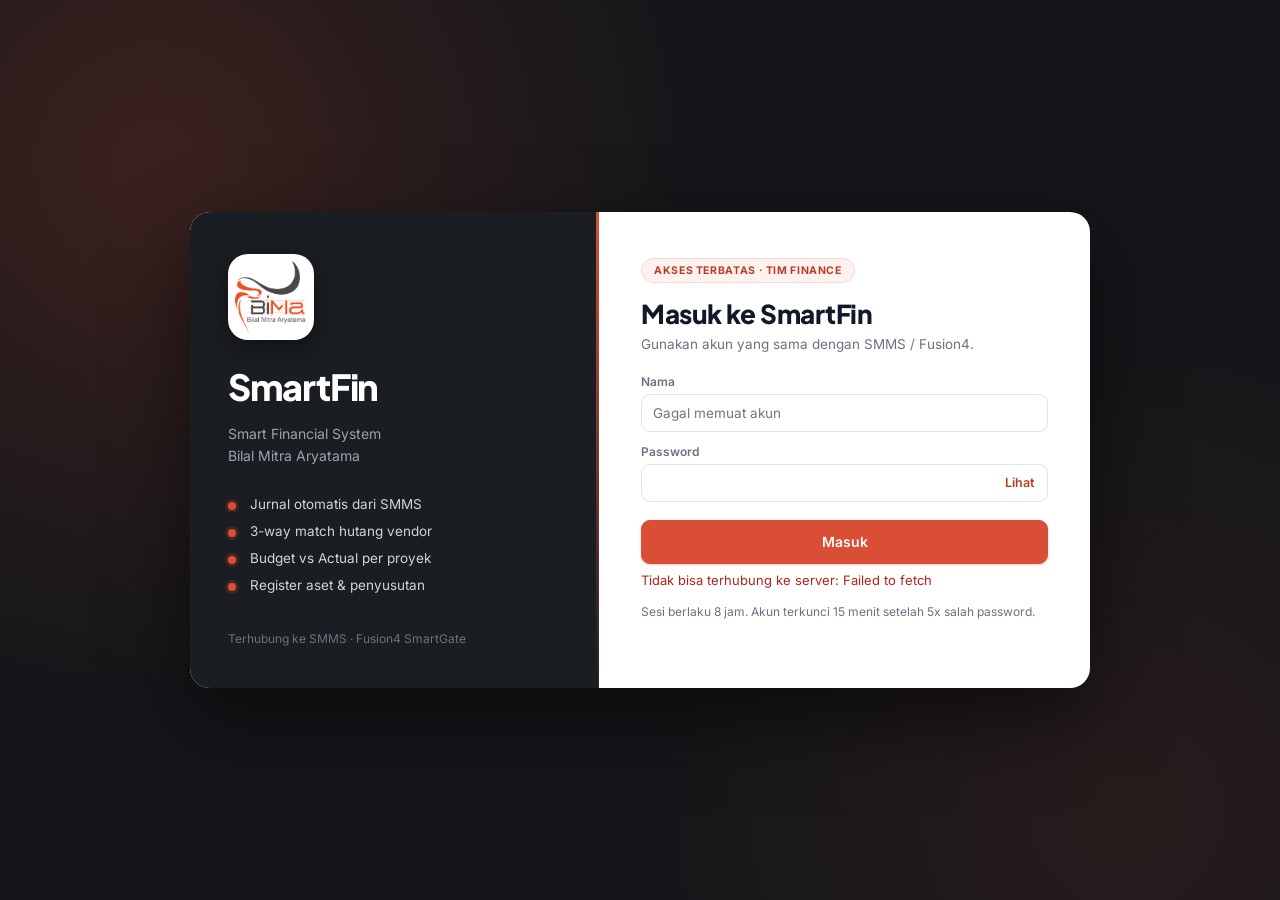
<file: index.html>
<!doctype html>
<html lang="id">
<head>
<meta charset="utf-8">
<meta name="viewport" content="width=device-width, initial-scale=1">
<title>SmartFin BIMA</title>
<link rel="icon" type="image/png" sizes="32x32" href="icons/favicon-32.png">
<link rel="icon" type="image/x-icon" href="icons/smartfin.ico">
<link rel="apple-touch-icon" href="icons/apple-touch-icon.png">
<link rel="manifest" href="manifest.webmanifest">
<meta name="theme-color" content="#D94E34">
<meta name="application-name" content="SmartFin">
<meta name="apple-mobile-web-app-title" content="SmartFin">
<link rel="preconnect" href="https://fonts.googleapis.com">
<link href="https://fonts.googleapis.com/css2?family=Inter:wght@400;500;600;700&family=Plus+Jakarta+Sans:wght@600;700;800&family=JetBrains+Mono:wght@400;500;600&display=swap" rel="stylesheet">
<link rel="stylesheet" href="style.css">
</head>
<body>

<!-- ============ LOGIN ============ -->
<div id="loginView" class="login-wrap">
  <div class="login-shell">
    <div class="login-brand">
      <div class="lb-logo"><img src="logo-bima.png" alt="Logo BIMA — Bilal Mitra Aryatama"></div>
      <div class="lb-title">SmartFin</div>
      <div class="lb-sub">Smart Financial System<br>Bilal Mitra Aryatama</div>
      <ul class="lb-points">
        <li>Jurnal otomatis dari SMMS</li>
        <li>3-way match hutang vendor</li>
        <li>Budget vs Actual per proyek</li>
        <li>Register aset &amp; penyusutan</li>
      </ul>
      <div class="lb-foot">Terhubung ke SMMS · Fusion4 SmartGate</div>
    </div>

    <form id="loginForm" class="login-form" autocomplete="off">
      <div class="lf-badge">Akses Terbatas · Tim Finance</div>
      <h1>Masuk ke SmartFin</h1>
      <p class="muted">Gunakan akun yang sama dengan SMMS / Fusion4.</p>

      <label for="loginSearch">Nama</label>
      <div class="combo" id="combo">
        <input id="loginSearch" type="text" role="combobox" aria-expanded="false" aria-controls="loginList"
               aria-autocomplete="list" placeholder="Ketik untuk mencari nama…" required>
        <ul id="loginList" role="listbox" hidden></ul>
      </div>
      <input type="hidden" id="loginUser">

      <label for="loginPass">Password</label>
      <div class="pass-wrap">
        <input id="loginPass" type="password" required>
        <button type="button" id="togglePass" class="pass-toggle" aria-label="Tampilkan password">Lihat</button>
      </div>

      <button type="submit" class="btn primary block" id="loginBtn">Masuk</button>
      <p id="loginMsg" class="error-text" role="alert"></p>
      <p class="lf-note">Sesi berlaku 8 jam. Akun terkunci 15 menit setelah 5x salah password.</p>
    </form>
  </div>
</div>

<!-- ============ APP ============ -->
<div id="appView" hidden>
  <header class="topbar">
    <div class="row-gap" style="gap:10px;flex-wrap:nowrap;min-width:0">
      <button type="button" class="menu-btn" id="menuBtn" aria-label="Buka menu"><svg fill="none" viewBox="0 0 24 24" stroke-width="1.6" stroke="currentColor" aria-hidden="true"><path stroke-linecap="round" stroke-linejoin="round" d="M3.75 6.75h16.5M3.75 12h16.5m-16.5 5.25h16.5"/></svg></button>
      <a href="#dashboard" class="brand">
        <span class="brand-logo"><img src="logo-bima.png" alt="Logo BIMA — Bilal Mitra Aryatama"></span>
        <span><span class="brand-title">SmartFin</span><span class="brand-sub">Smart Financial System · Bilal Mitra Aryatama</span></span>
      </a>
    </div>
    <div class="top-right">
      <button type="button" class="search-trigger" id="cmdBtn" aria-label="Cari menu">
        <span><svg fill="none" viewBox="0 0 24 24" stroke-width="1.6" stroke="currentColor" aria-hidden="true"><path stroke-linecap="round" stroke-linejoin="round" d="m21 21-5.197-5.197m0 0A7.5 7.5 0 1 0 5.196 5.196a7.5 7.5 0 0 0 10.607 10.607Z"/></svg><span class="st-text">Cari menu…</span></span><kbd>Ctrl K</kbd>
      </button>
      <div class="top-div"></div>
      <div class="profile" id="profile">
        <button type="button" class="profile-pill" id="profileBtn" aria-haspopup="menu" aria-expanded="false">
          <span class="avatar" id="userAvatar"></span>
          <span class="p-name"><b id="userName" style="font-weight:600"></b> <span class="role" id="userRole"></span></span>
          <svg fill="none" viewBox="0 0 24 24" stroke-width="1.6" stroke="currentColor" aria-hidden="true"><path stroke-linecap="round" stroke-linejoin="round" d="m19.5 8.25-7.5 7.5-7.5-7.5"/></svg>
        </button>
        <div class="profile-menu" id="profileMenu" role="menu" hidden>
          <div class="pm-head"><b id="pmName"></b><span>Bilal Mitra Aryatama</span></div>
          <div class="pm-codes" id="pmCodes"></div>
          <button type="button" id="logoutBtn" role="menuitem"><svg fill="none" viewBox="0 0 24 24" stroke-width="1.6" stroke="currentColor" aria-hidden="true"><path stroke-linecap="round" stroke-linejoin="round" d="M15.75 9V5.25A2.25 2.25 0 0 0 13.5 3h-6a2.25 2.25 0 0 0-2.25 2.25v13.5A2.25 2.25 0 0 0 7.5 21h6a2.25 2.25 0 0 0 2.25-2.25V15m3 0 3-3m0 0-3-3m3 3H9"/></svg>Keluar</button>
        </div>
      </div>
    </div>
  </header>

  <div class="layout">
    <div class="side-backdrop" id="sideBackdrop"></div>
    <aside class="side" id="side">
      <nav id="nav"></nav>
      <div class="side-foot"><span class="dot"></span><div><small>Terhubung ke</small><b>SMMS · Fusion4 SmartGate</b></div></div>
    </aside>

    <main id="main">

      <!-- DASHBOARD -->
      <section id="page-dashboard" class="page">
        <div class="page-head">
          <div><h1>Dashboard Keuangan</h1><div class="live" id="dashTime"></div></div>
          <button type="button" class="btn ghost" data-refresh="dashboard">Muat ulang</button>
        </div>
        <div class="kpis" id="kpis"></div>
        <div class="actions3" id="dashActions"></div>
        <div class="grid2">
          <div class="card panel">
            <div class="card-head"><div><h2>Budget vs Actual per Proyek</h2><p>Komitmen = PO terbit · Realisasi = material diserahkan ke end user</p></div>
              <div class="seg" id="bvaSeg"><button type="button" data-unit="jt" class="on">Ringkas (jt)</button><button type="button" data-unit="rp">Penuh (Rp)</button></div></div>
            <div class="scroll"><table id="dashBva"></table></div>
            <div class="panel-foot" id="dashBvaFoot"></div>
          </div>
          <div class="card panel">
            <div class="card-head"><div><h2>Jurnal Draft Terbaru</h2><p>Menunggu review &amp; posting</p></div><a href="#jurnal">Lihat semua →</a></div>
            <div class="scroll"><table id="dashDraft"></table></div>
          </div>
        </div>
        <div class="grid2">
          <div class="card panel"><div class="card-head"><div><h2>Pembayaran Mendatang</h2><p>Jadwal bayar vendor terdekat</p></div><a href="#bayar">Buka Pembayaran →</a></div>
            <div class="scroll"><table id="dashPay"></table></div></div>
          <div class="card panel"><div class="card-head"><div><h2>Status 3-Way Match</h2><p>Baris PO · PO ↔ penerimaan ↔ invoice</p></div></div><div id="dashMatch" class="chips" style="padding:18px 20px"></div></div>
        </div>
      </section>

      <!-- AP -->
      <section id="page-ap" class="page" hidden>
        <div class="page-head">
          <div><h1>Hutang Vendor</h1><p class="muted">Cocokkan PO, penerimaan barang, dan invoice vendor.</p></div>
          <div class="row-gap"><button type="button" class="btn ghost" data-refresh="ap">Muat ulang</button>
          <button type="button" class="btn primary" id="newInvoiceBtn">+ Input Invoice</button></div>
        </div>
        <div class="card"><div class="card-head"><h2>Invoice Vendor</h2></div><div class="scroll"><table id="invTable"></table></div></div>
        <div class="card"><div class="card-head"><h2>Baris PO & 3-Way Match</h2></div><div class="scroll"><table id="poTable"></table></div></div>
      </section>


      <!-- PEMBAYARAN -->
      <section id="page-bayar" class="page" hidden>
        <div class="page-head">
          <div><h1>Pembayaran Vendor</h1><p class="muted">Jadwal dibuat otomatis dari termin RFQ. Alur: disetujui pemegang APY, lalu ditandai lunas.</p></div>
          <div class="row-gap">
            <label class="sr-only" for="payFilter">Filter</label>
            <select id="payFilter"><option value="OPEN">Belum lunas</option><option value="PAID">Sudah lunas</option><option value="ALL">Semua</option></select>
            <button type="button" class="btn ghost" data-refresh="bayar">Muat ulang</button>
          </div>
        </div>
        <div class="kpis" id="payKpis"></div>
        <div class="card"><div class="card-head"><h2>Jadwal Pembayaran</h2></div><div class="scroll"><table id="payTable"></table></div></div>
      </section>

      <!-- BANK -->
      <section id="page-bank" class="page" hidden>
        <div class="page-head">
          <div><h1>Bank</h1><p class="muted">Rekening, saldo, saldo awal, mutasi, dan rekonsiliasi. Diinput FIN-AP, disetujui PJ (cukup FIN-AP atau FIN-JV + PJ).</p></div>
          <div class="row-gap"><button type="button" class="btn ghost" data-refresh="bank">Muat ulang</button></div>
        </div>
        <div class="kpis" id="bankKpis"></div>
        <div class="grid2">
          <div class="card"><div class="card-head"><h2>Rekening Bank</h2></div><div class="scroll"><table id="bankTable"></table></div></div>
          <form class="card" id="bankForm">
            <div class="card-head"><h2>Tambah Rekening</h2></div>
            <div class="row2">
              <div><label for="bkName">Nama bank</label><input id="bkName" placeholder="mis. Bank Mandiri" required></div>
              <div><label for="bkLabel">Label rekening</label><input id="bkLabel" placeholder="mis. Mandiri Operasional" required></div>
            </div>
            <label for="bkLast4">4 digit terakhir no. rekening (opsional)</label>
            <input id="bkLast4" inputmode="numeric" maxlength="4" pattern="[0-9]{4}">
            <p class="muted small">Tiap rekening otomatis dibuatkan sub-akun bank di COA (1-12xx).</p>
            <button type="submit" class="btn primary">Simpan Rekening</button>
          </form>
        </div>
        <div class="card">
          <div class="card-head"><h2>Saldo Awal &amp; Mutasi Bank</h2>
            <div class="row-gap">
              <button type="button" class="btn ghost small" id="newOpeningBtn">+ Saldo awal</button>
              <button type="button" class="btn ghost small" id="newBankTxnBtn">+ Mutasi</button>
              <select id="btxFilter" aria-label="Filter mutasi"><option value="OPEN">Menunggu PJ</option><option value="ALL">Semua (1 tahun)</option></select>
            </div></div>
          <p class="small muted">Saldo awal (tanggal cut-off diisi manual), biaya admin, bunga, pajak bunga, transfer antar rekening, dan mutasi lain. Diinput FIN-AP, disetujui PJ; jurnal langsung terposting.</p>
          <div class="scroll"><table id="btxTable"></table></div>
        </div>
        <div class="card">
          <div class="card-head"><h2>Rekonsiliasi Bank</h2><button type="button" class="btn ghost small" id="newReconBtn">+ Rekonsiliasi</button></div>
          <p class="small muted">Isi saldo rekening koran per tanggal; selisih dengan saldo SmartFin dihitung otomatis. Disetujui PJ (selisih harus 0 atau diberi penjelasan).</p>
          <div class="scroll"><table id="reconTable"></table></div>
        </div>
      </section>

      <!-- PIUTANG KLIEN (AR) -->
      <section id="page-ar" class="page" hidden>
        <div class="page-head">
          <div><h1>Piutang Klien</h1><p class="muted">Tagihan ke klien dari SMS yang sudah approved atau input manual, retensi, PPN/PPh, dan penerimaan uang. Diinput FIN-AR, disetujui PJ proyek.</p></div>
          <div class="row-gap">
            <button type="button" class="btn ghost" data-refresh="ar">Muat ulang</button>
            <button type="button" class="btn ghost" id="newRetBtn">+ Pencairan retensi</button>
            <button type="button" class="btn primary" id="newArBtn">+ Invoice klien</button>
          </div>
        </div>
        <div class="kpis" id="arKpis"></div>
        <div class="card panel">
          <div class="card-head"><div><h2>Invoice Klien</h2><p>Draft &amp; penerimaan menunggu PJ tampil paling atas</p></div>
            <select id="arFilter" aria-label="Filter invoice"><option value="OPEN">Belum lunas</option><option value="ALL">Semua (1 tahun)</option></select></div>
          <div class="scroll"><table id="arTable"></table></div>
        </div>
        <div class="card panel">
          <div class="card-head"><div><h2>SMS Siap Ditagih</h2><p>SMS berstatus APPROVED di SMMS yang belum masuk invoice</p></div></div>
          <div class="scroll"><table id="arSmsTable"></table></div>
        </div>
      </section>

      <!-- PAYROLL -->
      <section id="page-payroll" class="page" hidden>
        <div class="page-head">
          <div><h1>Payroll</h1><p class="muted">Jurnal gaji dari Proses Payroll Bulanan Fusion4, alokasi biaya ke proyek, dan pembayaran gaji / BPJS / PPh 21. Diinput FIN-PR, jurnal diposting PJ, pembayaran disetujui APY.</p></div>
          <div class="row-gap">
            <select id="prPeriod" aria-label="Periode payroll"></select>
            <button type="button" class="btn ghost" data-refresh="payroll">Muat ulang</button>
          </div>
        </div>
        <div class="kpis" id="prKpis"></div>
        <div class="card" id="prJournalCard"></div>
        <div class="grid2">
          <div class="card panel"><div class="card-head"><div><h2>Biaya per Proyek</h2><p>Gaji bruto + BPJS perusahaan setelah alokasi</p></div></div>
            <div class="scroll"><table id="prProjTable"></table></div></div>
          <div class="card panel"><div class="card-head"><div><h2>Rancangan Jurnal</h2><p>Diringkas per akun &amp; proyek, tanpa nama karyawan</p></div></div>
            <div class="scroll"><table id="prLines"></table></div></div>
        </div>
        <div class="card panel">
          <div class="card-head"><div><h2>Pembayaran Gaji, BPJS &amp; PPh 21</h2><p>Bisa dibayar setelah jurnal payroll diposting PJ</p></div></div>
          <div class="scroll"><table id="prOwed"></table></div>
          <div class="scroll"><table id="prPayTable"></table></div>
        </div>
        <div class="card panel" id="prEmpCard">
          <div class="card-head"><div><h2>Karyawan &amp; Alokasi Proyek</h2><p>Default ke proyek internal sesuai divisi. Klik "Atur" untuk membagi ke proyek klien.</p></div>
            <input id="prSearch" type="search" placeholder="Cari nama / divisi…" style="width:220px"></div>
          <div class="scroll"><table id="prEmpTable"></table></div>
        </div>
      </section>

      <!-- PAJAK -->
      <section id="page-pajak" class="page" hidden>
        <div class="page-head">
          <div><h1>Rekap Pajak</h1><p class="muted">Rekap per masa pajak dari transaksi SmartFin, bahan lapor SPT. Masa PPN mengikuti tanggal faktur pajak. Bukan file impor Coretax / e-Faktur / e-Bupot.</p></div>
          <div class="row-gap">
            <label class="sr-only" for="taxPeriod">Masa pajak</label><input type="month" id="taxPeriod">
            <button type="button" class="btn ghost" data-refresh="pajak">Tampilkan</button>
            <button type="button" class="btn primary" id="taxExport">Ekspor Excel</button>
          </div>
        </div>
        <div class="kpis" id="taxKpis"></div>
        <div id="taxNote"></div>
        <div class="card panel"><div class="card-head"><div><h2>PPN Keluaran</h2><p>Invoice klien PPN dipungut BIMA &amp; penjualan aset</p></div></div><div class="scroll"><table id="taxOut"></table></div></div>
        <div class="card panel"><div class="card-head"><div><h2>PPN Masukan</h2><p>Invoice vendor, nota kas, pengeluaran langsung yang ada PPN</p></div></div><div class="scroll"><table id="taxIn"></table></div></div>
        <div class="card panel"><div class="card-head"><div><h2>PPN Dipungut Klien (WAPU)</h2><p>Informasi faktur; PPN disetor langsung oleh klien</p></div></div><div class="scroll"><table id="taxWapu"></table></div></div>
        <div class="grid2">
          <div class="card panel"><div class="card-head"><div><h2>PPh 21</h2><p>Dari payroll Fusion4 masa ini</p></div></div><div id="taxPph21" style="padding:16px 20px"></div></div>
          <div class="card panel"><div class="card-head"><div><h2>Saldo Akun Pajak</h2><p>Per akhir masa, jurnal POSTED</p></div></div><div class="scroll"><table id="taxBal"></table></div></div>
        </div>
        <div class="card panel"><div class="card-head"><div><h2>PPh 23 Dipotong BIMA</h2><p>Dari pembayaran ke vendor jasa — bahan bukti potong</p></div></div><div class="scroll"><table id="taxPph23"></table></div></div>
        <div class="card panel"><div class="card-head"><div><h2>PPh Dipotong Klien</h2><p>PPh 23 (kredit pajak) dan PPh 4(2) final dari penerimaan invoice klien</p></div></div><div class="scroll"><table id="taxClient"></table></div></div>
        <div class="card panel" id="taxBankCard"><div class="card-head"><div><h2>PPh Final Bunga Bank</h2><p>Dipotong bank</p></div></div><div class="scroll"><table id="taxBank"></table></div></div>
      </section>

      <section id="page-panduan" class="page" hidden>
        <div class="page-head">
          <div><h1>Alur &amp; Panduan</h1><p class="muted">Gambaran alur SmartFin: sumber data, modul, jurnal otomatis, buku besar, sampai laporan. Lampiran Guideline Book v1.3.</p></div>
          <div class="row-gap">
            <a class="btn ghost" href="assets/alur-sistem.png" target="_blank" rel="noopener">Buka ukuran penuh</a>
            <a class="btn primary" href="https://drive.google.com/file/d/19OeQYj_OEMZVbgWDLflqaghcA8JPs73M/view" target="_blank" rel="noopener" title="Guideline Book di Google Drive">Guideline Book (PDF)</a>
          </div>
        </div>
        <div class="card panel">
          <div class="card-head"><div><h2>Alur sistem SmartFin</h2><p>Chip abu-abu = kode PIC (menu yang terlihat), chip merah = kode Author (penyetuju). Kotak garis putus-putus = rencana.</p></div></div>
          <div class="scroll flow-wrap"><a href="assets/alur-sistem.png" target="_blank" rel="noopener" title="Buka ukuran penuh"><img class="flow-img" src="assets/alur-sistem.png" alt="Diagram alur sistem SmartFin BIMA: sumber data SMMS, SMMS Operasional, Fusion4 dan input manual Finance masuk ke 8 modul SmartFin, lalu ke mesin jurnal otomatis (langsung POSTED atau DRAFT diposting PJ), General Ledger, dan output laporan keuangan, rekap pajak, dashboard" loading="lazy" width="3200" height="2000"></a></div>
        </div>
      </section>

      <!-- PENDANAAN -->
      <section id="page-dana" class="page" hidden>
        <div class="page-head">
          <div><h1>Pendanaan</h1><p class="muted">Pinjaman bank &amp; non-bank (modal kerja, leasing): register, pencairan, jadwal &amp; pembayaran angsuran. Bunga dibebankan ke kode proyek pinjaman. Input FIN-AP; register &amp; pencairan disetujui PJ, angsuran disetujui APY.</p></div>
          <div class="row-gap">
            <button type="button" class="btn ghost" data-refresh="dana">Muat ulang</button>
            <button type="button" class="btn primary" id="newLoanBtn">+ Pinjaman</button>
          </div>
        </div>
        <div class="kpis" id="danaKpis"></div>
        <div class="card panel">
          <div class="card-head"><div><h2>Daftar Pinjaman</h2><p>Draft &amp; transaksi menunggu persetujuan tampil di bawah tiap pinjaman</p></div>
            <select id="danaFilter" aria-label="Filter pinjaman"><option value="OPEN">Aktif &amp; draft</option><option value="ALL">Semua</option></select></div>
          <div class="scroll"><table id="danaTable"></table></div>
        </div>
      </section>

      <!-- KAS & KASBON -->
      <section id="page-kas" class="page" hidden>
        <div class="page-head">
          <div><h1>Kas &amp; Kasbon</h1><p class="muted">Petty cash site, pengeluaran tanpa PO, dan kasbon karyawan. Nota disetujui APC, uang keluar dari bank disetujui APY.</p></div>
          <div class="row-gap">
            <button type="button" class="btn ghost" id="newKasbonBtn">+ Kasbon</button>
            <button type="button" class="btn ghost" id="newDirectBtn" hidden>+ Pengeluaran langsung</button>
            <button type="button" class="btn ghost" id="newFundBtn" hidden>+ Kas site</button>
            <button type="button" class="btn ghost" data-refresh="kas">Muat ulang</button>
          </div>
        </div>
        <div class="kpis" id="kasKpis"></div>
        <div class="card"><div class="card-head"><h2>Kas Site</h2><span class="small muted">Saldo dari jurnal · plafon &amp; batas per nota diatur finance HO</span></div><div class="scroll"><table id="fundTable"></table></div></div>
        <div class="card"><div class="card-head"><h2>Nota</h2>
            <select id="notaFilter" aria-label="Filter nota"><option value="OPEN">Menunggu approval</option><option value="ALL">Semua (120 hari)</option></select></div>
          <div class="scroll"><table id="notaTable"></table></div></div>
        <div class="card"><div class="card-head"><h2>Pengajuan Uang Keluar</h2>
            <select id="reqFilter" aria-label="Filter pengajuan"><option value="OPEN">Belum selesai</option><option value="ALL">Semua</option></select></div>
          <div class="scroll"><table id="reqTable"></table></div></div>
      </section>

      <!-- LAPORAN -->
      <section id="page-laporan" class="page" hidden>
        <div class="page-head">
          <div><h1>Laporan Keuangan</h1><p class="muted">Dihitung langsung dari jurnal. Klik akun untuk buku besar, klik baris buku besar untuk jurnalnya.</p></div>
          <div class="row-gap"><button type="button" class="btn ghost" id="rptExport">Ekspor Excel</button></div>
        </div>
        <div class="card rpt-filter">
          <div class="rpt-tabs" role="tablist">
            <button type="button" role="tab" data-rpt="TB" class="active">Neraca Saldo</button>
            <button type="button" role="tab" data-rpt="GL">Buku Besar</button>
            <button type="button" role="tab" data-rpt="PL">Laba Rugi</button>
            <button type="button" role="tab" data-rpt="BS">Neraca</button>
            <button type="button" role="tab" data-rpt="CF">Arus Kas</button>
          </div>
          <div class="rpt-controls">
            <div><label for="rptFrom">Dari</label><input type="date" id="rptFrom"></div>
            <div><label for="rptTo">Sampai</label><input type="date" id="rptTo"></div>
            <div><label for="rptProject">Proyek</label><select id="rptProject"><option value="">Semua proyek</option></select></div>
            <div id="rptAccWrap" hidden><label for="rptAccount">Akun</label><select id="rptAccount"></select></div>
            <label class="rpt-check"><input type="checkbox" id="rptDraft" checked> Termasuk jurnal DRAFT</label>
            <button type="button" class="btn primary" id="rptRun">Tampilkan</button>
          </div>
        </div>
        <div class="card" id="rptCard"><div id="rptBody"><p class="muted">Pilih laporan lalu klik Tampilkan.</p></div></div>
      </section>

      <!-- JURNAL -->
      <section id="page-jurnal" class="page" hidden>
        <div class="page-head">
          <div><h1>Jurnal</h1><p class="muted">Jurnal otomatis dari SMMS masuk sebagai DRAFT dan diposting oleh pemegang approval PJ.</p></div>
          <div class="row-gap">
            <label class="sr-only" for="jvStatus">Status</label>
            <select id="jvStatus"><option value="DRAFT">Draft</option><option value="POSTED">Posted</option><option value="ALL">Semua</option></select>
            <button type="button" class="btn ghost" data-refresh="jurnal">Muat ulang</button>
          </div>
        </div>
        <div id="jvList"></div>
      </section>

      <!-- BUDGET -->
      <section id="page-budget" class="page" hidden>
        <div class="page-head"><div><h1>Budget vs Actual</h1><p class="muted">RAB biaya per proyek dibandingkan komitmen PO dan realisasi.</p></div>
          <button type="button" class="btn ghost" data-refresh="budget">Muat ulang</button></div>
        <div class="card"><div class="card-head"><h2>Ringkasan per Proyek</h2></div><div class="scroll"><table id="bvaTable"></table></div></div>
        <div class="grid2">
          <form class="card" id="budgetForm">
            <div class="card-head"><h2>Input / Revisi RAB</h2></div>
            <label for="bProject">Proyek</label><select id="bProject" required></select>
            <label for="bCat">Kategori biaya</label>
            <select id="bCat" required>
              <option>MATERIAL</option><option>CONSUMABLE</option><option>TOOLS</option><option>HEAVY_EQUIPMENT</option>
              <option>SERVICE</option><option>MANPOWER</option><option>PETTY_CASH</option><option>OVERHEAD</option><option>OTHER</option>
            </select>
            <div class="row2">
              <div><label for="bAmount">Nilai (Rp)</label><input id="bAmount" inputmode="numeric" required></div>
              <div><label for="bRev">Revisi</label><input id="bRev" value="R0"></div>
            </div>
            <label for="bNotes">Catatan</label><input id="bNotes">
            <button type="submit" class="btn primary">Simpan RAB</button>
          </form>
          <div class="card"><div class="card-head"><h2>Daftar RAB</h2></div><div class="scroll"><table id="budgetTable"></table></div></div>
        </div>
      </section>

      <!-- ASET -->
      <section id="page-aset" class="page" hidden>
        <div class="page-head"><div><h1>Aset Tetap</h1><p class="muted" id="capInfo"></p></div>
          <div class="row-gap">
            <label class="sr-only" for="depPeriod">Periode</label><input type="month" id="depPeriod">
            <button type="button" class="btn primary" id="runDepBtn">Jalankan Penyusutan</button>
            <button type="button" class="btn ghost" data-refresh="aset">Muat ulang</button>
          </div></div>
        <div class="card"><div class="scroll"><table id="assetTable"></table></div></div>
        <div class="card panel">
          <div class="card-head"><div><h2>Pelepasan Aset</h2><p>Aset dijual atau dihapus (rusak / hilang). Diajukan FIN-AST, disetujui PJ proyek; jurnal laba/rugi langsung terposting.</p></div></div>
          <div class="scroll"><table id="dispTable"></table></div>
        </div>
      </section>
    </main>
  </div>
</div>

<!-- ============ DIALOGS ============ -->
<dialog id="invDialog">
  <form id="invForm" method="dialog">
    <h2>Input Invoice Vendor</h2>
    <label for="iPo">Purchase Order</label><select id="iPo" required></select>
    <div class="row2">
      <div><label for="iNo">No. Invoice</label><input id="iNo" required></div>
      <div><label for="iFaktur">No. Faktur Pajak</label><input id="iFaktur"></div>
    </div>
    <div class="row2">
      <div><label for="iDate">Tanggal Invoice</label><input type="date" id="iDate" required></div>
      <div><label for="iDue">Jatuh Tempo</label><input type="date" id="iDue"></div>
    </div>
    <div class="scroll"><table id="iLines"></table></div>
    <div class="charge-box" id="iChargeBox">
      <div class="small muted" id="iTermInfo"></div>
      <div class="row2">
        <div><label for="iMob">Biaya mobilisasi (Rp)</label><input id="iMob" inputmode="numeric" value="0"></div>
        <div><label for="iOth">Biaya jasa lain (Rp)</label><input id="iOth" inputmode="numeric" value="0"></div>
      </div>
    </div>
    <div class="doc-box">
      <div class="doc-box-head"><b>Lampiran dokumen</b><span class="small muted">PO/SO, surat jalan &amp; bukti terima otomatis diambil dari SMMS</span></div>
      <div id="iDocs"></div>
    </div>
    <div class="row2">
      <div><label class="check"><input type="checkbox" id="iPpn"> PPN 11%</label></div>
      <div><label for="iPph">PPh 23 (Rp, untuk jasa)</label><input id="iPph" inputmode="numeric" value="0"></div>
    </div>
    <p class="total-line">Total: <b id="iTotal">Rp 0</b></p>
    <p id="invMsg" class="error-text" role="alert"></p>
    <div class="dialog-actions">
      <button type="button" class="btn ghost" id="invCancel">Batal</button>
      <button type="submit" class="btn primary" value="save">Simpan Invoice</button>
    </div>
  </form>
</dialog>

<dialog id="assetDialog">
  <form id="assetForm" method="dialog">
    <h2 id="aTitle">Lengkapi Aset</h2>
    <p class="muted small" id="aInfo"></p>
    <label for="aCat">Kategori</label><select id="aCat"></select>
    <div class="row2">
      <div><label for="aLife">Umur manfaat (bulan)</label><input id="aLife" type="number" min="1"></div>
      <div><label for="aResidual">Nilai sisa (Rp)</label><input id="aResidual" inputmode="numeric"></div>
    </div>
    <div class="row2">
      <div><label for="aMethod">Metode</label>
        <select id="aMethod"><option value="">(ikut kategori)</option><option value="STRAIGHT_LINE">Garis lurus</option><option value="DECLINING_BALANCE">Saldo menurun</option></select></div>
      <div><label for="aCond">Kondisi</label><input id="aCond"></div>
    </div>
    <label for="aLoc">Lokasi</label><input id="aLoc">
    <p id="assetMsg" class="error-text" role="alert"></p>
    <div class="dialog-actions">
      <button type="button" class="btn ghost" id="assetCancel">Batal</button>
      <button type="submit" class="btn primary" value="save">Simpan</button>
    </div>
  </form>
</dialog>

<dialog id="payDialog">
  <form id="payForm" method="dialog">
    <h2>Tandai Lunas</h2>
    <p class="muted small" id="payInfo"></p>
    <label for="pBank">Dibayar dari rekening</label><select id="pBank" required></select>
    <div class="row2">
      <div><label for="pDate">Tanggal bayar</label><input type="date" id="pDate" required></div>
      <div><label for="pAmount">Nilai dibayar (Rp)</label><input id="pAmount" inputmode="numeric" required></div>
    </div>
    <label for="pRef">No. bukti transfer</label><input id="pRef">
    <p class="muted small">Kalau dibayar sebagian, sisanya otomatis jadi jadwal baru.</p>
    <p id="payMsg" class="error-text" role="alert"></p>
    <div class="dialog-actions">
      <button type="button" class="btn ghost" id="payCancel">Batal</button>
      <button type="submit" class="btn primary" value="save">Simpan Pembayaran</button>
    </div>
  </form>
</dialog>

<dialog id="cashDialog">
  <form id="cashForm" method="dialog">
    <h2 id="cashTitle"></h2>
    <p class="muted small" id="cashInfo"></p>
    <div id="cashFields"></div>
    <p id="cashMsg" class="error-text" role="alert"></p>
    <div class="dialog-actions">
      <button type="button" class="btn ghost" id="cashCancel">Batal</button>
      <button type="submit" class="btn primary" id="cashSubmit">Simpan</button>
    </div>
  </form>
</dialog>

<dialog id="docDialog">
  <div class="dlg">
    <h2 id="docTitle">Checklist Dokumen</h2>
    <p class="muted small" id="docInfo"></p>
    <div id="docList"></div>
    <p id="docMsg" class="error-text" role="alert"></p>
    <div class="dialog-actions"><button type="button" class="btn ghost" id="docClose">Tutup</button></div>
  </div>
</dialog>

<dialog id="cmdDialog" class="cmd" aria-label="Cari menu">
  <div class="cmd-input"><svg fill="none" viewBox="0 0 24 24" stroke-width="1.6" stroke="currentColor" aria-hidden="true"><path stroke-linecap="round" stroke-linejoin="round" d="m21 21-5.197-5.197m0 0A7.5 7.5 0 1 0 5.196 5.196a7.5 7.5 0 0 0 10.607 10.607Z"/></svg><input id="cmdInput" type="text" placeholder="Ketik nama menu… (mis. bank, laporan)" autocomplete="off"></div>
  <div class="cmd-list" id="cmdList"></div>
  <div class="cmd-foot"><span><kbd>↑</kbd> <kbd>↓</kbd> pilih</span><span><kbd>Enter</kbd> buka</span><span><kbd>Esc</kbd> tutup</span></div>
</dialog>
<div id="toast" role="status" aria-live="polite"></div>

<script src="app.js"></script>
</body>
</html>
</file>
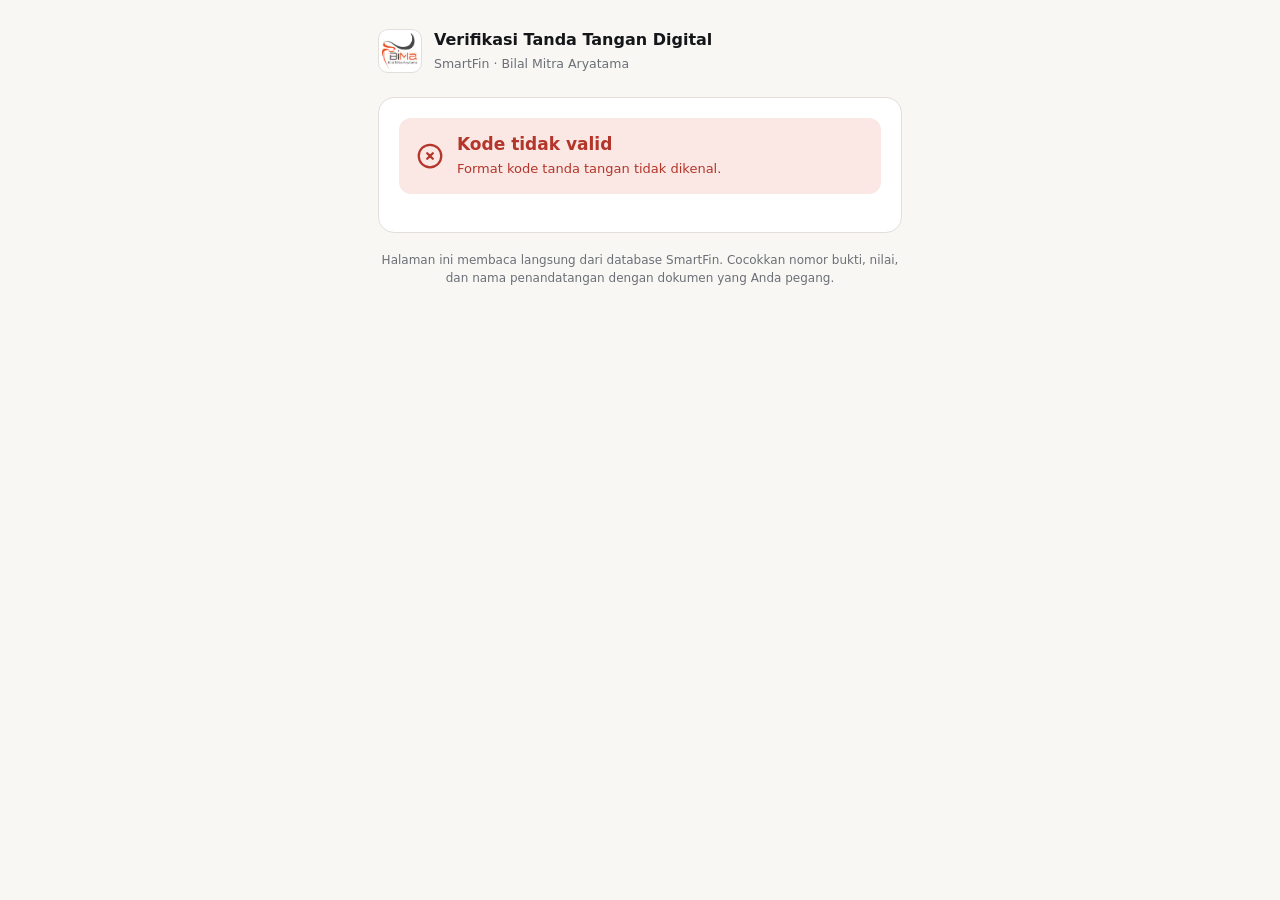
<file: verifikasi.html>
<!DOCTYPE html>
<html lang="id">
<head>
<meta charset="utf-8">
<meta name="viewport" content="width=device-width, initial-scale=1">
<title>Verifikasi Tanda Tangan · SmartFin BIMA</title>
<meta name="robots" content="noindex">
<link rel="icon" href="icons/favicon-32.png">
<style>
:root{--ink:#141619;--muted:#6B6F76;--line:#E2DFD8;--canvas:#F8F7F4;--brand:#D94E34;--ok:#2F8A4E;--okbg:#E3F4E8;--bad:#B4352A;--badbg:#FBE7E4;--warnbg:#FFF4DC;--warn:#9A6B00}
*{box-sizing:border-box}
body{margin:0;background:var(--canvas);color:var(--ink);font:15px/1.5 Inter,system-ui,-apple-system,"Segoe UI",sans-serif}
.wrap{max-width:560px;margin:0 auto;padding:28px 18px 40px}
.brand{display:flex;align-items:center;gap:12px;margin-bottom:22px}
.brand img{width:44px;height:44px;border-radius:10px;background:#fff;border:1px solid var(--line);padding:3px}
.brand b{display:block;font-size:16px}.brand span{font-size:12.5px;color:var(--muted)}
.card{background:#fff;border:1px solid var(--line);border-radius:16px;padding:20px}
.status{display:flex;gap:12px;align-items:center;border-radius:12px;padding:14px 16px;margin-bottom:18px}
.status svg{flex:none;width:30px;height:30px}
.status b{display:block;font-size:17px}.status span{font-size:13px}
.ok{background:var(--okbg);color:var(--ok)}.bad{background:var(--badbg);color:var(--bad)}.warn{background:var(--warnbg);color:var(--warn)}
dl{display:grid;grid-template-columns:130px 1fr;gap:8px 12px;margin:0}
dt{color:var(--muted);font-size:13px}dd{margin:0;font-weight:600;word-break:break-word}
.amt{font-size:20px;color:var(--brand)}
h2{font-size:14px;margin:20px 0 10px;color:var(--muted);text-transform:uppercase;letter-spacing:.8px}
.sig{display:flex;justify-content:space-between;gap:10px;padding:10px 12px;border:1px solid var(--line);border-radius:10px;margin-bottom:8px}
.sig.me{border-color:var(--brand);background:#FDF3F0}
.sig small{display:block;color:var(--muted);font-size:12px}
.sig .t{font-size:12px;color:var(--muted);text-align:right;white-space:nowrap}
.code{font-family:ui-monospace,"JetBrains Mono",Consolas,monospace;font-size:12.5px}
.foot{font-size:12px;color:var(--muted);margin-top:18px;text-align:center}
.load{color:var(--muted);text-align:center;padding:30px 0}
</style>
</head>
<body>
<div class="wrap">
  <div class="brand"><img src="logo-bima.png" alt="Logo BIMA"><div><b>Verifikasi Tanda Tangan Digital</b><span>SmartFin · Bilal Mitra Aryatama</span></div></div>
  <div class="card" id="out"><div class="load">Memeriksa kode…</div></div>
  <div class="foot">Halaman ini membaca langsung dari database SmartFin. Cocokkan nomor bukti, nilai, dan nama penandatangan dengan dokumen yang Anda pegang.</div>
</div>
<script>
const SUPABASE_URL = 'https://nhmpwjriextmbotmvvbu.supabase.co';
const SUPABASE_KEY = 'sb_publishable_XNqLw7iz873TtrLn9ag8dQ_AkL2rImz';
const out = document.getElementById('out');
const el = (tag, cls, text) => { const e = document.createElement(tag); if (cls) e.className = cls; if (text != null) e.textContent = text; return e; };
const ICON = {
  ok: '<svg viewBox="0 0 24 24" fill="none" stroke="currentColor" stroke-width="1.8"><path stroke-linecap="round" stroke-linejoin="round" d="M9 12.75 11.25 15 15 9.75M21 12a9 9 0 1 1-18 0 9 9 0 0 1 18 0Z"/></svg>',
  bad: '<svg viewBox="0 0 24 24" fill="none" stroke="currentColor" stroke-width="1.8"><path stroke-linecap="round" stroke-linejoin="round" d="m9.75 9.75 4.5 4.5m0-4.5-4.5 4.5M21 12a9 9 0 1 1-18 0 9 9 0 0 1 18 0Z"/></svg>',
  warn: '<svg viewBox="0 0 24 24" fill="none" stroke="currentColor" stroke-width="1.8"><path stroke-linecap="round" stroke-linejoin="round" d="M12 9v3.75m9-.75a9 9 0 1 1-18 0 9 9 0 0 1 18 0Zm-9 3.75h.008v.008H12v-.008Z"/></svg>'
};
const status = (kind, title, sub) => { const s = el('div', 'status ' + kind); s.innerHTML = ICON[kind]; const t = el('div'); t.append(el('b', null, title), el('span', null, sub)); s.append(t); return s; };
const wita = (ts, dateOnly) => {
  if (!ts) return '-';
  const d = new Date(ts), z = { timeZone: 'Asia/Makassar' };
  const hm = new Intl.DateTimeFormat('en-GB', Object.assign({ hour: '2-digit', minute: '2-digit', hour12: false }, z)).format(d);
  const day = new Intl.DateTimeFormat('id-ID', Object.assign({ day: '2-digit', month: 'long', year: 'numeric' }, z)).format(d);
  return dateOnly || hm === '00:00' ? day : `${day} ${hm} WITA`;
};
const rp = (n) => 'Rp ' + Number(n || 0).toLocaleString('id-ID', { maximumFractionDigits: 2 });

(async () => {
  const code = (new URLSearchParams(location.search).get('k') || '').trim().toUpperCase();
  out.textContent = '';
  if (!/^SF-[0-9A-F]{16}$/.test(code)) { out.append(status('bad', 'Kode tidak valid', 'Format kode tanda tangan tidak dikenal.')); return; }
  try {
    const res = await fetch(`${SUPABASE_URL}/rest/v1/rpc/fin_verify_sign`, { method: 'POST',
      headers: { apikey: SUPABASE_KEY, Authorization: `Bearer ${SUPABASE_KEY}`, 'Content-Type': 'application/json' },
      body: JSON.stringify({ p_code: code }) });
    if (!res.ok) throw new Error();
    const d = await res.json();
    if (!d || !d.found) { out.append(status('bad', 'Tidak ditemukan', 'Kode ' + code + ' tidak terdaftar di SmartFin. Dokumen ini patut dicurigai.')); return; }
    out.append(d.valid
      ? status('ok', 'Tanda tangan sah', `${d.name} · ${d.role}`)
      : status('warn', 'Tidak berlaku', 'Tanda tangan terdaftar, tetapi transaksi sumbernya sudah tidak berstatus final.'));
    const dl = el('dl');
    const row = (k, v, cls) => { dl.append(el('dt', null, k), el('dd', cls, v || '-')); };
    row('Nomor bukti', d.voucher_no);
    row('Jenis', d.kind_label);
    row('Tanggal bayar', wita(d.date, true));
    row('Dibayar kepada', d.payee);
    row('Nilai', rp(d.amount), 'amt');
    row('Dari rekening', d.bank_label);
    row('Kode proyek', d.project_code);
    row('Kode QR ini', code, 'code');
    out.append(dl);
    out.append(el('h2', null, 'Penandatangan'));
    (d.signs || []).forEach((g) => {
      const s = el('div', 'sig' + (g.me ? ' me' : ''));
      const l = el('div'); l.append(el('b', null, g.name), el('small', null, g.role + (g.me ? ' · QR yang dipindai' : '')));
      s.append(l, el('div', 't', wita(g.at)));
      out.append(s);
    });
  } catch (e) {
    out.append(status('warn', 'Tidak bisa memeriksa', 'Koneksi ke server gagal. Coba lagi beberapa saat.'));
  }
})();
</script>
</body>
</html>
</file>
<file: style.css>
/* =====================================================================
   SmartFin BIMA — design system v2
   Kanvas alabaster, sidebar obsidian, aksen terakota BIMA.
   Font: Inter (teks), Plus Jakarta Sans (judul & angka), JetBrains Mono (kode).
   ===================================================================== */
:root{
  --canvas:#F8F7F4; --card:#FFFFFF; --line:#E6E4DF; --line-soft:#F0EEEA;
  --ink:#111827; --muted:#6B7280; --muted-2:#9CA3AF;
  --side:#141619; --side-hover:#1F242B; --side-line:#22262E; --side-text:#D1D5DB;
  --brand:#D94E34; --brand-dark:#B93C25; --brand-light:#FDF2F0; --brand-border:#F8D7D0;
  --ok:#067647; --ok-bg:#ECFDF3; --ok-border:#ABEFC6;
  --warn:#B93C25; --warn-bg:#FDF2F0; --warn-border:#F8D7D0;
  --amber:#B54708; --amber-bg:#FFFAEB; --amber-border:#FEDF89;
  --info:#026AA2; --info-bg:#F0F9FF; --info-border:#B9E6FE;
  --neutral:#475467; --neutral-bg:#F3F2EE; --neutral-border:#E6E4DF;
  --danger:#B42318;
  --shadow-card:0 1px 2px rgba(16,24,40,.04),0 1px 3px rgba(16,24,40,.03);
  --shadow-hover:0 4px 12px rgba(16,24,40,.06),0 1px 3px rgba(16,24,40,.04);
  --shadow-pop:0 10px 25px -5px rgba(16,24,40,.10),0 4px 10px -3px rgba(16,24,40,.05);
  --display:'Plus Jakarta Sans',Inter,system-ui,sans-serif;
  --mono:'JetBrains Mono',ui-monospace,monospace;
  /* nama lama, dipakai beberapa komponen */
  --bg:var(--canvas); --brand-line:var(--brand);
}
*{box-sizing:border-box}
html{scroll-behavior:smooth}
body{margin:0;font-family:Inter,system-ui,-apple-system,sans-serif;font-size:14px;color:var(--ink);background:var(--canvas);-webkit-font-smoothing:antialiased}
::selection{background:rgba(217,78,52,.15);color:var(--brand)}
h1,h2,h3{font-family:var(--display);margin:0;letter-spacing:-.02em;color:var(--ink)}
h1{font-size:26px;font-weight:800} h2{font-size:15.5px;font-weight:700} h3{font-size:14px;font-weight:700}
a{color:var(--brand);text-decoration:none;font-weight:600} a:hover{color:var(--brand-dark)}
.muted{color:var(--muted)} .small{font-size:12px}
.error-text{color:var(--danger);font-size:13px;min-height:18px;margin:8px 0 0}
.sr-only{position:absolute;width:1px;height:1px;overflow:hidden;clip:rect(0 0 0 0)}
[hidden]{display:none!important}
code,.mono{font-family:var(--mono)}
.num,.tabular{font-variant-numeric:tabular-nums}

/* ---------- tombol & input ---------- */
.btn{display:inline-flex;align-items:center;justify-content:center;gap:6px;min-height:38px;padding:0 15px;border-radius:9px;border:1px solid var(--line);background:#fff;
  font:600 13px Inter,sans-serif;color:var(--ink);cursor:pointer;transition:background .15s,border-color .15s,box-shadow .15s,transform .05s;white-space:nowrap}
.btn:hover{background:var(--canvas);border-color:#D6D3CD}
.btn:active{transform:translateY(1px)}
.btn:focus-visible{outline:none;box-shadow:0 0 0 3px rgba(217,78,52,.22)}
.btn.primary{background:var(--brand);border-color:var(--brand);color:#fff;box-shadow:0 1px 2px rgba(185,60,37,.25)}
.btn.primary:hover{background:var(--brand-dark);border-color:var(--brand-dark)}
.btn.ghost{background:#fff}
.btn.small{min-height:30px;padding:0 11px;font-size:12px;border-radius:8px}
.btn.block{width:100%;margin-top:18px;min-height:44px;font-size:14px}
.btn:disabled{opacity:.5;cursor:not-allowed}
label{display:block;font-size:12px;font-weight:600;color:var(--muted);margin:12px 0 5px}
label.check{display:flex;gap:8px;align-items:center;margin-top:30px}
input,select,textarea{width:100%;min-height:38px;padding:8px 11px;border:1px solid var(--line);border-radius:9px;font:13.5px Inter,sans-serif;background:#fff;color:var(--ink);transition:border-color .15s,box-shadow .15s}
input:focus,select:focus,textarea:focus{outline:none;border-color:rgba(217,78,52,.55);box-shadow:0 0 0 3px rgba(217,78,52,.14)}
input[type=checkbox]{width:16px;min-height:16px;accent-color:var(--brand)}
input:disabled{background:var(--canvas);color:var(--muted)}
td input{min-height:32px;padding:4px 8px}
.row2{display:grid;grid-template-columns:repeat(2,minmax(0,1fr));gap:12px}
.row-gap{display:flex;flex-wrap:wrap;gap:8px;align-items:center}
.row-gap select,.row-gap input{width:auto}

/* ---------- login ---------- */
.login-wrap{min-height:100vh;display:flex;align-items:center;justify-content:center;padding:24px;background:var(--side);
  background-image:radial-gradient(circle at 12% 18%,rgba(217,78,52,.20) 0,rgba(217,78,52,0) 40%),radial-gradient(circle at 88% 90%,rgba(217,78,52,.10) 0,rgba(217,78,52,0) 35%)}
.login-shell{width:100%;max-width:900px;display:grid;grid-template-columns:minmax(0,5fr) minmax(0,6fr);border-radius:20px;overflow:hidden;box-shadow:0 30px 80px rgba(0,0,0,.5);background:#fff}
.login-brand{background:#1A1D21;color:#E5E7EB;padding:42px 38px;display:flex;flex-direction:column;gap:14px;border-right:1px solid var(--side-line);position:relative}
.login-brand::after{content:"";position:absolute;top:0;right:-1px;bottom:0;width:3px;background:linear-gradient(var(--brand),rgba(217,78,52,0))}
.lb-logo{width:86px;height:86px;border-radius:20px;background:#fff;display:flex;align-items:center;justify-content:center;box-shadow:0 8px 24px rgba(0,0,0,.35)}
.lb-logo img{width:72px;height:72px;object-fit:contain}
.lb-title{font:800 36px var(--display);color:#fff;margin-top:10px;letter-spacing:-.03em}
.lb-sub{font-size:14px;color:#9CA3AF;line-height:1.55}
.lb-points{list-style:none;padding:0;margin:16px 0 0;display:flex;flex-direction:column;gap:11px;font-size:13.5px;color:#D1D5DB}
.lb-points li{padding-left:22px;position:relative}
.lb-points li::before{content:"";position:absolute;left:0;top:6px;width:8px;height:8px;border-radius:50%;background:var(--brand);box-shadow:0 0 0 3px rgba(217,78,52,.2)}
.lb-foot{margin-top:auto;font-size:12px;color:#6B7280;padding-top:24px}
.login-form{padding:46px 42px;display:flex;flex-direction:column}
.login-form h1{font-size:26px;margin-top:14px}
.login-form .muted{margin:6px 0 10px;font-size:13.5px}
.lf-badge{align-self:flex-start;font-size:10.5px;font-weight:700;letter-spacing:.06em;text-transform:uppercase;color:var(--brand-dark);background:var(--brand-light);border:1px solid var(--brand-border);border-radius:999px;padding:5px 12px}
.lf-note{font-size:12px;color:var(--muted);margin:14px 0 0}
.combo{position:relative}
.combo ul{position:absolute;z-index:5;left:0;right:0;top:calc(100% + 6px);margin:0;padding:6px;list-style:none;background:#fff;border:1px solid var(--line);border-radius:12px;box-shadow:var(--shadow-pop);max-height:260px;overflow-y:auto}
.combo li{display:flex;align-items:center;gap:10px;padding:9px 10px;border-radius:8px;cursor:pointer;font-size:13.5px}
.combo li[aria-selected="true"],.combo li:hover{background:var(--canvas)}
.combo li .av{width:30px;height:30px;border-radius:50%;background:var(--side);color:#fff;font:700 11px Inter,sans-serif;display:flex;align-items:center;justify-content:center;flex-shrink:0}
.combo li.none{color:var(--muted);cursor:default}
.combo li.none:hover{background:none}
.combo input.picked{border-color:var(--brand);background:var(--brand-light);font-weight:600}
.pass-wrap{position:relative}
.pass-wrap input{padding-right:70px}
.pass-toggle{position:absolute;right:6px;top:50%;transform:translateY(-50%);border:0;background:none;color:var(--brand-dark);font:600 12.5px Inter,sans-serif;cursor:pointer;min-height:30px;padding:0 8px}
@media (max-width:760px){
  .login-shell{grid-template-columns:1fr}
  .login-brand{padding:28px}
  .login-brand::after{display:none}
  .lb-points,.lb-foot{display:none}
  .login-form{padding:28px}
}

/* ---------- topbar ---------- */
.topbar{position:sticky;top:0;z-index:40;height:64px;background:#fff;border-bottom:1px solid var(--line);display:flex;align-items:center;justify-content:space-between;gap:16px;padding:0 24px}
.brand{display:flex;align-items:center;gap:12px;min-width:0;color:inherit}
.brand:hover{color:inherit}
.brand-logo{flex-shrink:0;width:42px;height:42px;border-radius:12px;background:#fff;border:1px solid var(--line);display:flex;align-items:center;justify-content:center;transition:border-color .15s}
.brand:hover .brand-logo{border-color:rgba(217,78,52,.45)}
.brand-logo img{width:34px;height:34px;object-fit:contain}
.brand-title{display:block;font:800 17px var(--display);letter-spacing:-.02em;color:var(--ink);line-height:1}
.brand-sub{display:block;font-size:11.5px;color:var(--muted);margin-top:4px;white-space:nowrap;overflow:hidden;text-overflow:ellipsis;font-weight:400}
.top-right{display:flex;align-items:center;gap:14px;flex-shrink:0}
.search-trigger{display:flex;align-items:center;justify-content:space-between;gap:12px;height:36px;width:280px;padding:0 10px 0 12px;border-radius:9px;background:var(--canvas);border:1px solid var(--line);cursor:pointer;font:12.5px Inter,sans-serif;color:var(--muted);transition:background .15s}
.search-trigger:hover{background:#F2F0EC;color:var(--ink)}
.search-trigger span{display:flex;align-items:center;gap:8px}
.search-trigger svg{width:15px;height:15px;color:var(--muted-2)}
kbd{font:500 10.5px var(--mono);color:var(--muted);background:#fff;border:1px solid var(--line);border-radius:5px;padding:2px 6px}
.top-div{width:1px;height:20px;background:var(--line)}
.profile{position:relative}
.profile-pill{display:flex;align-items:center;gap:9px;height:36px;padding:0 10px 0 5px;border-radius:999px;background:#fff;border:1px solid var(--line);cursor:pointer;font:500 12.5px Inter,sans-serif;color:var(--ink)}
.profile-pill:hover{background:var(--canvas)}
.avatar{width:26px;height:26px;border-radius:50%;background:var(--side);color:#fff;font:700 10px Inter,sans-serif;letter-spacing:.04em;display:flex;align-items:center;justify-content:center}
.profile-pill .role{color:var(--muted);font-weight:400}
.profile-pill svg{width:14px;height:14px;color:var(--muted);transition:transform .15s}
.profile.open .profile-pill svg{transform:rotate(180deg)}
.profile-menu{position:absolute;right:0;top:calc(100% + 8px);width:240px;background:#fff;border:1px solid var(--line);border-radius:12px;box-shadow:var(--shadow-pop);padding:6px 0;z-index:60;animation:pop .18s cubic-bezier(.16,1,.3,1)}
.profile-menu .pm-head{padding:10px 14px;border-bottom:1px solid var(--line)}
.profile-menu .pm-head b{display:block;font-size:12.5px}
.profile-menu .pm-head span{font-size:11.5px;color:var(--muted)}
.profile-menu .pm-codes{padding:8px 14px;border-bottom:1px solid var(--line);display:flex;flex-wrap:wrap;gap:4px}
.profile-menu button{width:100%;display:flex;align-items:center;gap:10px;padding:9px 14px;border:0;background:none;font:500 12.5px Inter,sans-serif;color:var(--danger);cursor:pointer;text-align:left}
.profile-menu button:hover{background:#FEF3F2}
.profile-menu button svg{width:16px;height:16px}
.menu-btn{display:none;border:0;background:none;padding:8px;margin-left:-6px;border-radius:8px;color:var(--neutral);cursor:pointer}
.menu-btn:hover{background:var(--canvas)}
.menu-btn svg{width:20px;height:20px}
.tag-code{display:inline-block;font:600 10.5px var(--mono);color:var(--brand-dark);background:var(--brand-light);border:1px solid var(--brand-border);border-radius:5px;padding:1px 5px}
@keyframes pop{from{opacity:0;transform:translateY(6px) scale(.98)}to{opacity:1;transform:none}}

/* ---------- sidebar ---------- */
.layout{display:flex;align-items:flex-start;min-height:calc(100vh - 64px)}
.side{width:250px;flex-shrink:0;position:sticky;top:64px;height:calc(100vh - 64px);background:var(--side);color:var(--side-text);display:flex;flex-direction:column;border-right:1px solid var(--side-line);z-index:30}
.side nav{flex:1;overflow-y:auto;padding:20px 12px;display:flex;flex-direction:column;gap:22px}
.side nav::-webkit-scrollbar{width:6px} .side nav::-webkit-scrollbar-thumb{background:#2A2F37;border-radius:6px}
.nav-group{display:flex;flex-direction:column;gap:2px}
.nav-label{padding:0 12px;margin-bottom:6px;font-size:10px;font-weight:600;letter-spacing:.08em;text-transform:uppercase;color:#6B7280}
.side nav a{position:relative;display:flex;align-items:center;gap:12px;padding:9px 12px;border-radius:9px;color:#C7CBD1;font-size:13.5px;font-weight:500;transition:background .15s,color .15s}
.side nav a svg{width:18px;height:18px;flex-shrink:0;color:#8B919A;transition:color .15s}
.side nav a:hover{background:var(--side-hover);color:#fff}
.side nav a:hover svg{color:#D1D5DB}
.side nav a.active{background:var(--side-hover);color:#fff;font-weight:600}
.side nav a.active svg{color:var(--brand)}
.side nav a.active::before{content:"";position:absolute;left:0;top:7px;bottom:7px;width:3px;border-radius:0 3px 3px 0;background:var(--brand)}
.nav-badge{margin-left:auto;font:600 10.5px Inter,sans-serif;font-variant-numeric:tabular-nums;padding:2px 6px;border-radius:5px;background:#232832;color:#D1D5DB}
.nav-badge.alert{background:rgba(244,63,94,.18);color:#FDA4AF}
.side-foot{margin:12px;padding:12px 14px;border-radius:12px;background:#1A1D22;border:1px solid var(--side-line);display:flex;gap:10px;align-items:flex-start}
.side-foot .dot{position:relative;width:8px;height:8px;margin-top:4px;flex-shrink:0}
.side-foot .dot::before,.side-foot .dot::after{content:"";position:absolute;inset:0;border-radius:50%;background:#10B981}
.side-foot .dot::before{animation:ping 1.6s cubic-bezier(0,0,.2,1) infinite;opacity:.6}
.side-foot small{display:block;font-size:11px;color:#9CA3AF}
.side-foot b{display:block;font-size:12px;color:#fff;font-weight:600;margin-top:3px}
@keyframes ping{75%,100%{transform:scale(2.2);opacity:0}}
.side-backdrop{display:none}
main{flex:1;min-width:0;padding:32px 32px 40px;display:flex;flex-direction:column}
.page{display:flex;flex-direction:column;gap:20px;max-width:1440px;width:100%;margin:0 auto;animation:fadeIn .2s ease-out}
@keyframes fadeIn{from{opacity:0;transform:translateY(4px)}to{opacity:1;transform:none}}
.page-head{display:flex;flex-wrap:wrap;justify-content:space-between;align-items:flex-end;gap:12px}
.page-head p{margin:6px 0 0;font-size:13px}
.live{display:inline-flex;align-items:center;gap:7px;color:var(--muted);font-size:12.5px;margin-top:6px}
.live::before{content:"";width:7px;height:7px;border-radius:50%;background:#10B981}

/* ---------- kartu & tabel ---------- */
.card{background:var(--card);border-radius:14px;border:1px solid var(--line);box-shadow:var(--shadow-card);padding:20px;min-width:0;display:flex;flex-direction:column;gap:12px}
.card-head{display:flex;justify-content:space-between;align-items:center;gap:10px;flex-wrap:wrap}
.card-head h2{font-size:15.5px}
.card-head a{font-size:12.5px}
.card-head p{margin:3px 0 0;font-size:12px;color:var(--muted)}
.grid2{display:grid;grid-template-columns:repeat(auto-fit,minmax(520px,1fr));gap:20px;align-items:start}
.kpis{display:grid;grid-template-columns:repeat(auto-fit,minmax(200px,1fr));gap:16px}
.kpi{background:#fff;border:1px solid var(--line);border-radius:14px;padding:18px 20px;box-shadow:var(--shadow-card);transition:box-shadow .15s,transform .15s}
.kpi:hover{box-shadow:var(--shadow-hover)}
.kpi .k-label{font-size:12.5px;color:var(--muted);font-weight:500}
.kpi .k-val{font:800 24px var(--display);letter-spacing:-.03em;margin-top:10px;font-variant-numeric:tabular-nums;color:var(--ink)}
.kpi .k-sub{font-size:12px;color:var(--muted);margin-top:8px}
.kpi.alert{border-color:var(--warn-border)}
.kpi.alert .k-sub{color:var(--warn);font-weight:600}
.scroll{overflow-x:auto;margin:0 -20px;padding:0 20px}
table{width:100%;border-collapse:collapse;min-width:520px}
th,td{padding:11px 12px;text-align:left;font-size:13px;border-bottom:1px solid var(--line-soft);vertical-align:top}
th{font-size:10.5px;color:var(--muted);font-weight:600;letter-spacing:.06em;text-transform:uppercase;white-space:nowrap;border-bottom:1px solid var(--line);background:#FCFBF9}
tr:last-child td{border-bottom:0}
tbody tr:hover td,table tr:hover td{background:#FCFBF9}
td.num,th.num{text-align:right;white-space:nowrap;font-variant-numeric:tabular-nums}
.empty{color:var(--muted);text-align:center;padding:28px 12px!important}
.badge{display:inline-flex;align-items:center;gap:4px;border-radius:6px;padding:2px 8px;font-size:11.5px;font-weight:600;white-space:nowrap;background:var(--neutral-bg);color:var(--neutral);border:1px solid var(--neutral-border);line-height:1.5}
.badge.ok{background:var(--ok-bg);color:var(--ok);border-color:var(--ok-border)}
.badge.warn{background:var(--warn-bg);color:var(--warn);border-color:var(--warn-border)}
.badge.src,.badge.info{background:var(--info-bg);color:var(--info);border-color:var(--info-border)}
.badge.amber{background:var(--amber-bg);color:var(--amber);border-color:var(--amber-border)}
.chips{display:flex;flex-wrap:wrap;gap:10px;align-items:center}
.bar{height:6px;background:#EEEBE6;border-radius:6px;min-width:80px;overflow:hidden}
.bar>div{height:6px;border-radius:6px;background:#475467}
.bar.over>div{background:var(--brand)}

/* ---------- dashboard ---------- */
.kpi2{background:#fff;border:1px solid var(--line);border-radius:14px;padding:18px 20px;box-shadow:var(--shadow-card);display:flex;flex-direction:column;min-height:150px;transition:box-shadow .15s,transform .15s}
.kpi2:hover{box-shadow:var(--shadow-hover);transform:translateY(-1px)}
.kpi2 .k-top{display:flex;justify-content:space-between;align-items:flex-start;gap:10px}
.kpi2 .k-label{font-size:13px;color:#374151;font-weight:500;line-height:1.35}
.kpi2 .k-ic{width:32px;height:32px;border-radius:9px;border:1px solid var(--line);background:#FCFBF9;display:flex;align-items:center;justify-content:center;flex-shrink:0}
.kpi2 .k-ic svg{width:16px;height:16px;color:#475467}
.kpi2 .k-val{font:800 26px var(--display);letter-spacing:-.03em;margin-top:auto;padding-top:14px;font-variant-numeric:tabular-nums}
.kpi2 .k-sub{font-size:12px;color:var(--muted);margin-top:8px;line-height:1.45}
.pill{display:inline-flex;align-items:center;gap:6px;border-radius:6px;padding:2px 8px;font-size:11.5px;font-weight:600;border:1px solid}
.pill::before{content:"";width:6px;height:6px;border-radius:50%;background:currentColor}
.pill.ok{background:var(--ok-bg);color:var(--ok);border-color:var(--ok-border)}
.pill.warn{background:var(--warn-bg);color:var(--warn);border-color:var(--warn-border)}
.actions3{display:grid;grid-template-columns:repeat(auto-fit,minmax(260px,1fr));gap:16px}
.act{display:flex;justify-content:space-between;align-items:center;gap:12px;padding:16px 18px;border-radius:14px;border:1px solid var(--line);background:#fff;box-shadow:var(--shadow-card);cursor:pointer;color:inherit;font-weight:400;transition:box-shadow .15s,transform .15s}
.act:hover{box-shadow:var(--shadow-hover);transform:translateY(-1px);color:inherit}
.act .a-label{display:flex;align-items:center;gap:8px;font-size:12.5px;font-weight:500;color:#374151}
.act .a-label::before{content:"";width:8px;height:8px;border-radius:50%;background:#64748B}
.act .a-main{display:flex;align-items:baseline;flex-wrap:wrap;gap:10px;margin-top:8px}
.act .a-val{font:800 19px var(--display);letter-spacing:-.02em;font-variant-numeric:tabular-nums;color:var(--ink)}
.act .a-link{font-size:12px;font-weight:600;color:#374151}
.act .a-ic{width:34px;height:34px;border-radius:10px;display:flex;align-items:center;justify-content:center;background:#F3F2EE;flex-shrink:0}
.act .a-ic svg{width:17px;height:17px;color:#475467}
.act.amber{background:#FFFCF3;border-color:var(--amber-border)}
.act.amber .a-label::before{background:#F59E0B} .act.amber .a-link{color:var(--amber)} .act.amber .a-ic{background:#FEF0C7} .act.amber .a-ic svg{color:var(--amber)}
.act.rose{background:#FFF8F7;border-color:#FECDCA}
.act.rose .a-label::before{background:#F04438} .act.rose .a-link{color:var(--danger)} .act.rose .a-ic{background:#FEE4E2} .act.rose .a-ic svg{color:var(--danger)}
.act.calm .a-link{color:var(--muted)}
.panel{padding:0;gap:0;overflow:hidden}
.panel .card-head{padding:18px 20px 14px;border-bottom:1px solid var(--line)}
.panel .scroll{margin:0;padding:0}
.panel table th:first-child,.panel table td:first-child{padding-left:20px}
.panel table th:last-child,.panel table td:last-child{padding-right:20px}
.panel-foot{padding:12px 20px;border-top:1px solid var(--line);font-size:12px;color:var(--muted);background:#FCFBF9;margin-top:auto}
.seg{display:inline-flex;padding:3px;border-radius:9px;background:#F3F2EE;border:1px solid var(--line)}
.seg button{border:0;background:none;padding:5px 11px;border-radius:7px;font:600 12px Inter,sans-serif;color:var(--muted);cursor:pointer}
.seg button.on{background:#fff;color:var(--ink);box-shadow:var(--shadow-card)}
.code-chip{display:inline-block;font:600 11px var(--mono);color:#344054;background:#F3F2EE;border:1px solid var(--line);border-radius:6px;padding:2px 6px}
.proj-cell{display:flex;gap:10px;align-items:flex-start}
.btn-rab{display:inline-flex;align-items:center;gap:4px;border:1px solid var(--amber-border);background:var(--amber-bg);color:var(--amber);border-radius:999px;padding:3px 10px;font:600 11.5px Inter,sans-serif;white-space:nowrap}
.btn-rab:hover{background:#FEF0C7;color:var(--amber)}
.jrow{cursor:pointer}
.jrow .j-ref{font:500 11px var(--mono);color:var(--muted);margin-top:4px}
.src-badge{display:inline-block;font:700 10.5px Inter,sans-serif;padding:2px 7px;border-radius:6px;border:1px solid}
.src-badge.AP{color:#6941C6;background:#F9F5FF;border-color:#E9D7FE}
.src-badge.SMMS{color:var(--info);background:var(--info-bg);border-color:var(--info-border)}
.src-badge.BANK,.src-badge.CASH{color:var(--ok);background:var(--ok-bg);border-color:var(--ok-border)}
.src-badge.PETTY_CASH{color:var(--amber);background:var(--amber-bg);border-color:var(--amber-border)}
.src-badge.ASSET,.src-badge.MANUAL,.src-badge.FUSION4{color:var(--neutral);background:var(--neutral-bg);border-color:var(--neutral-border)}

/* ---------- jurnal ---------- */
.jv{background:#fff;border:1px solid var(--line);border-radius:14px;padding:18px;margin-bottom:12px;box-shadow:var(--shadow-card)}
.jv-head{display:flex;flex-wrap:wrap;justify-content:space-between;gap:10px;align-items:flex-start}
.jv-title{font-weight:600}
.jv-meta{font-size:12px;color:var(--muted);margin-top:4px}
.jv table{margin-top:10px;min-width:460px}

/* ---------- dialog ---------- */
dialog{border:0;border-radius:16px;padding:0;width:min(720px,94vw);box-shadow:0 24px 64px rgba(16,24,40,.22);color:var(--ink)}
dialog[open]{animation:pop .2s cubic-bezier(.16,1,.3,1)}
dialog::backdrop{background:rgba(17,24,39,.45);backdrop-filter:blur(1px)}
dialog form{padding:26px}
dialog h2{font-size:17px}
.dialog-actions{display:flex;justify-content:flex-end;gap:10px;margin-top:18px;padding-top:16px;border-top:1px solid var(--line)}
.charge-box{background:var(--canvas);border:1px solid var(--line);border-radius:12px;padding:14px;margin-top:12px}
.overdue{color:var(--danger);font-weight:600}
.total-line{text-align:right;margin:12px 0 0;font-size:15px;font-family:var(--display)}

/* ---------- command palette ---------- */
.cmd{width:min(560px,94vw);margin-top:12vh;padding:0}
.cmd-input{display:flex;align-items:center;gap:10px;padding:14px 16px;border-bottom:1px solid var(--line)}
.cmd-input svg{width:17px;height:17px;color:var(--muted-2)}
.cmd-input input{border:0;box-shadow:none!important;padding:0;min-height:28px;font-size:14px}
.cmd-list{max-height:340px;overflow-y:auto;padding:6px}
.cmd-item{display:flex;align-items:center;gap:12px;width:100%;padding:10px 12px;border:0;background:none;border-radius:9px;cursor:pointer;font:500 13px Inter,sans-serif;color:var(--ink);text-align:left}
.cmd-item svg{width:17px;height:17px;color:var(--muted)}
.cmd-item small{margin-left:auto;color:var(--muted);font-weight:400;font-size:11.5px}
.cmd-item.sel,.cmd-item:hover{background:var(--canvas)}
.cmd-item.sel svg{color:var(--brand)}
.cmd-foot{padding:9px 14px;border-top:1px solid var(--line);font-size:11px;color:var(--muted);display:flex;gap:14px;background:#FCFBF9}

#toast{position:fixed;right:20px;bottom:20px;z-index:80;max-width:400px;display:flex;flex-direction:column;gap:8px}
#toast .t{background:var(--side);color:#fff;padding:12px 16px;border-radius:12px;font-size:13px;box-shadow:var(--shadow-pop);border-left:3px solid #10B981;animation:pop .2s ease-out}
#toast .t.err{border-left-color:#F04438;background:#1F1416}

/* ---------- dokumen ---------- */
.doc-box{border:1px solid var(--line);border-radius:12px;padding:14px;margin-top:12px;background:#FCFBF9}
.doc-box-head{display:flex;flex-wrap:wrap;justify-content:space-between;gap:8px;margin-bottom:6px}
.doc-row{display:grid;grid-template-columns:28px minmax(0,1fr);gap:8px;padding:11px 0;border-top:1px solid var(--line-soft)}
.doc-row:first-child{border-top:0}
.doc-ic{width:22px;height:22px;border-radius:50%;display:flex;align-items:center;justify-content:center;font-size:12px;font-weight:700}
.doc-ic.ok{background:var(--ok-bg);color:var(--ok)}
.doc-ic.no{background:var(--warn-bg);color:var(--warn)}
.doc-ic.opt{background:var(--neutral-bg);color:var(--neutral)}
.doc-name{font-weight:600;font-size:13.5px}
.doc-items{display:flex;flex-wrap:wrap;gap:6px;margin-top:4px}
.doc-chip{display:inline-flex;align-items:center;gap:6px;background:var(--canvas);border:1px solid var(--line);border-radius:6px;padding:2px 8px;font-size:12px}
.doc-chip button{border:0;background:none;color:var(--danger);cursor:pointer;font-size:12px;padding:0}
.doc-up{display:grid;grid-template-columns:minmax(0,1.4fr) minmax(0,1fr) auto;gap:8px;margin-top:6px;align-items:center}
.doc-up input[type=file]{padding:6px;min-height:36px;font-size:12px}
.doc-up input{min-height:36px}
.doc-bond{display:grid;grid-template-columns:repeat(3,minmax(0,1fr));gap:8px;margin-top:6px}
.dlg{padding:26px}
@media (max-width:640px){.doc-up,.doc-bond{grid-template-columns:1fr}}

/* ---------- kas & kasbon ---------- */
.fund-bal{display:flex;flex-direction:column;gap:5px;min-width:150px}
.fund-bal .bar>div{background:#12B76A}
.fund-bal.low .bar>div{background:var(--brand)}
.kind{display:inline-block;font-size:10.5px;font-weight:700;letter-spacing:.05em;text-transform:uppercase;color:var(--muted)}
.cash-files{border:1px dashed #D6D3CD;border-radius:12px;padding:14px;margin-top:12px;display:flex;flex-direction:column;gap:8px;background:#FCFBF9}
.cash-files .f-row{display:grid;grid-template-columns:170px 1fr;gap:10px;align-items:center}
.diff-box{background:var(--canvas);border:1px solid var(--line);border-radius:12px;padding:14px;margin-top:10px;font-size:13.5px;line-height:1.7}
@media (max-width:640px){.cash-files .f-row{grid-template-columns:1fr}}
.card-head select{width:auto;min-width:180px}

/* ---------- laporan ---------- */
.rpt-filter{gap:16px}
.rpt-tabs{display:inline-flex;flex-wrap:wrap;gap:2px;padding:3px;border-radius:10px;background:#F3F2EE;border:1px solid var(--line);align-self:flex-start}
.rpt-tabs button{border:0;background:none;padding:7px 14px;border-radius:8px;font:600 12.5px Inter,sans-serif;color:var(--muted);cursor:pointer}
.rpt-tabs button:hover{color:var(--ink)}
.rpt-tabs button.active{background:#fff;color:var(--ink);box-shadow:var(--shadow-card)}
.rpt-controls{display:flex;flex-wrap:wrap;gap:12px;align-items:flex-end}
.rpt-controls>div{min-width:150px}
.rpt-controls label{margin-top:0}
.rpt-controls select{min-width:200px}
.rpt-check{display:flex;align-items:center;gap:7px;font-size:12.5px;min-height:38px;margin:0;color:var(--ink);font-weight:500}
.rpt-check input{width:auto}
.rpt-head{display:flex;justify-content:space-between;align-items:baseline;gap:10px;flex-wrap:wrap;margin-bottom:6px}
.rpt-head h2{margin:0;font-size:17px}
table.rpt td.num,table.rpt th.num{white-space:nowrap}
table.rpt tr.sec td{font-weight:700;background:#F7F5F1;text-transform:uppercase;font-size:10.5px;letter-spacing:.07em;color:var(--muted)}
table.rpt tr.sub td{font-weight:600;border-top:1px solid var(--line)}
table.rpt tr.total td{font-weight:800;border-top:2px solid var(--ink);font-family:var(--display)}
table.rpt tr.link{cursor:pointer}
table.rpt tr.link:hover td{background:var(--brand-light)}
table.rpt td.ind{padding-left:30px}
.rpt-note{font-size:12px;color:var(--amber);background:var(--amber-bg);border:1px solid var(--amber-border);border-radius:9px;padding:9px 12px;margin:6px 0 10px}
.rpt-ok{color:var(--ok);font-weight:600} .rpt-bad{color:var(--brand);font-weight:600}

/* ---------- responsif ---------- */
@media (max-width:1023px){
  .menu-btn{display:inline-flex}
  .side{position:fixed;top:0;left:0;height:100vh;z-index:70;transform:translateX(-100%);transition:transform .2s ease-out}
  .side.open{transform:none}
  .side-backdrop{display:block;position:fixed;inset:0;background:rgba(17,24,39,.45);z-index:65;opacity:0;pointer-events:none;transition:opacity .2s}
  .side-backdrop.open{opacity:1;pointer-events:auto}
  .search-trigger{width:auto}
  .search-trigger .st-text,.search-trigger kbd{display:none}
  main{padding:22px 18px 32px}
  .grid2{grid-template-columns:1fr}
}
@media (max-width:640px){
  .topbar{padding:0 14px}
  .brand-sub,.profile-pill .p-name,.top-div{display:none}
  h1{font-size:22px}
  .row2{grid-template-columns:1fr}
}

/* ---------- tabel aset ---------- */
#assetTable td:first-child{white-space:nowrap}
#assetTable td:nth-child(2){min-width:180px}
#assetTable td:last-child .row-gap{justify-content:flex-end}
#assetTable .badge{white-space:nowrap}
#assetTable .asset-acts{flex-direction:column;align-items:stretch;gap:6px;min-width:96px}

/* Alur & Panduan */
.flow-wrap{padding:4px 16px 16px}
.flow-img{display:block;width:100%;min-width:900px;height:auto;border-radius:10px;border:1px solid var(--line);cursor:zoom-in}
</file>
